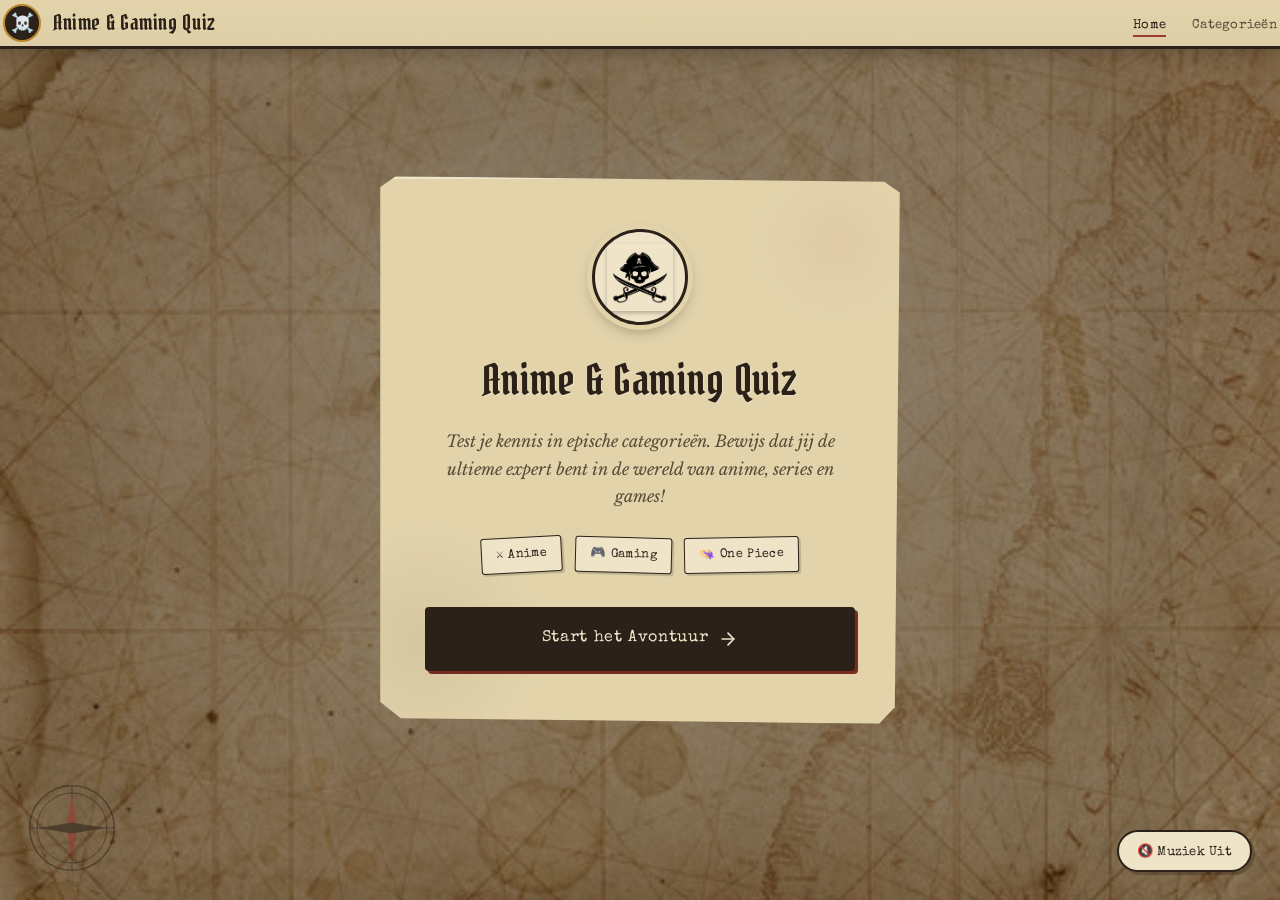
<file: index.html>
<!DOCTYPE html>
<html lang="nl">
<head>
    <meta charset="UTF-8">
    <meta name="viewport" content="width=device-width, initial-scale=1.0">
    <title>Anime & Gaming Quiz — Kies je Avontuur</title>
    <link rel="icon" type="image/png" href="hat.png">
    <link rel="stylesheet" href="main.css">
</head>
<body>

     <nav class="site-nav">
        <a href="index.html" class="brand">
            <span class="brand-icon">☠️</span>
            <span class="brand-title">Anime & Gaming Quiz</span>
        </a>
        <ul class="nav-links">
            <li><a href="index.html" class="active">Home</a></li>
            <li><a href="quiz.html">Categorieën</a></li>
        </ul>
    </nav>

    <svg class="compass-deco" viewBox="0 0 100 100" xmlns="http://www.w3.org/2000/svg">
        <circle cx="50" cy="50" r="46" fill="none" stroke="#2b2118" stroke-width="1.5"/>
        <circle cx="50" cy="50" r="38" fill="none" stroke="#2b2118" stroke-width="1"/>
        <g stroke="#2b2118" stroke-width="1">
            <line x1="50" y1="4" x2="50" y2="96"/>
            <line x1="4" y1="50" x2="96" y2="50"/>
        </g>
        <polygon points="50,14 56,50 50,86 44,50" fill="#9b3a2e"/>
        <polygon points="14,50 50,44 86,50 50,56" fill="#2b2118"/>
    </svg>


    <div class="welcome-container">
        <div class="logo-circle">
            <img src="pirate.jpg" alt="Strohoed">
        </div>

        <h1 class="welcome-title">Anime & Gaming Quiz</h1>
        <p class="welcome-text">
            Test je kennis in epische categorieën. Bewijs dat jij de ultieme expert bent in de wereld van anime, series en games!
        </p>

        <div class="badges-container">
            <span class="badge">⚔️ Anime</span>
            <span class="badge">🎮 Gaming</span>
            <span class="badge">👒 One Piece</span>
        </div>

        <a href="quiz.html" class="start-btn">
            Start het Avontuur
            <svg class="arrow-icon" width="20" height="20" viewBox="0 0 24 24" fill="none" stroke="currentColor" stroke-width="2" stroke-linecap="round" stroke-linejoin="round">
                <line x1="5" y1="12" x2="19" y2="12"></line>
                <polyline points="12 5 19 12 12 19"></polyline>
            </svg>
        </a>
    </div>

    <audio id="bg-music" loop>
        <source src="music.mp3" type="audio/mpeg">
    </audio>

    <button id="music-btn" class="music-toggle" onclick="toggleMusic()">
        🔇 Muziek Uit
    </button>

    <script>
        const music = document.getElementById("bg-music");
        const musicBtn = document.getElementById("music-btn");
        let isPlaying = false;

        function toggleMusic() {
            if (isPlaying) {
                music.pause();
                musicBtn.innerHTML = "🔇 Muziek Uit";
            } else {
                music.play();
                musicBtn.innerHTML = "🔊 Muziek Aan";
            }
            isPlaying = !isPlaying;
        }
    </script>
</body>
</html>
</file>
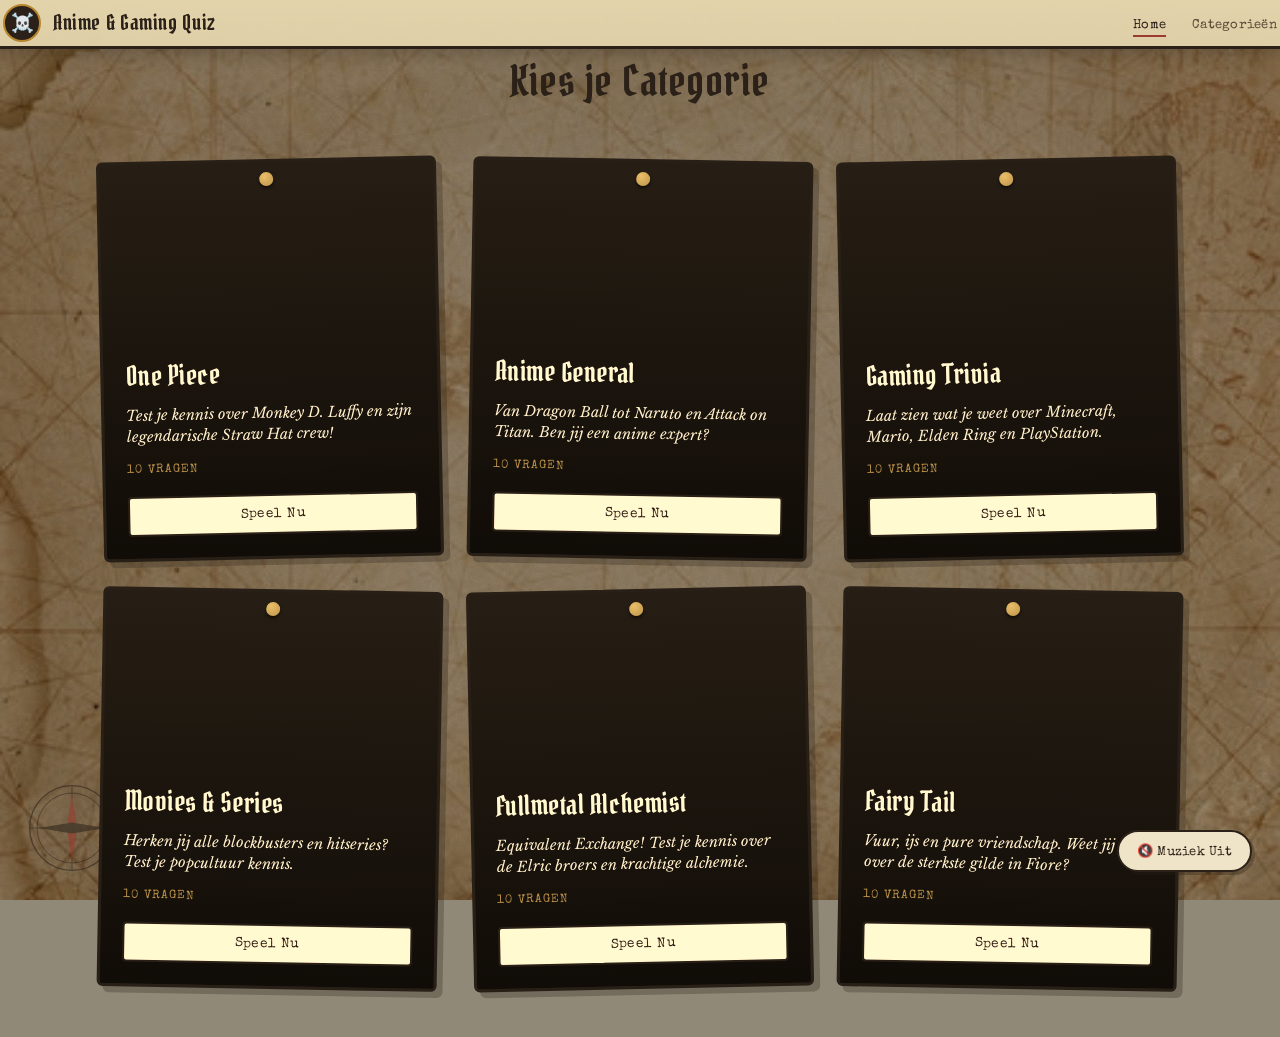
<file: quiz.html>
<!DOCTYPE html>
<html lang="nl">
<head>
    <meta charset="UTF-8">
    <meta name="viewport" content="width=device-width, initial-scale=1.0">
    <title>Kies Je Quiz</title>
    <link rel="icon" type="image/png" href="hat.png">
    <link rel="stylesheet" href="main.css">
</head>
<body>


     <nav class="site-nav">
        <a href="index.html" class="brand">
            <span class="brand-icon">☠️</span>
            <span class="brand-title">Anime & Gaming Quiz</span>
        </a>
        <ul class="nav-links">
            <li><a href="index.html" class="active">Home</a></li>
            <li><a href="quiz.html">Categorieën</a></li>
        </ul>
    </nav>

    <svg class="compass-deco" viewBox="0 0 100 100" xmlns="http://www.w3.org/2000/svg">
        <circle cx="50" cy="50" r="46" fill="none" stroke="#2b2118" stroke-width="1.5"/>
        <circle cx="50" cy="50" r="38" fill="none" stroke="#2b2118" stroke-width="1"/>
        <g stroke="#2b2118" stroke-width="1">
            <line x1="50" y1="4" x2="50" y2="96"/>
            <line x1="4" y1="50" x2="96" y2="50"/>
        </g>
        <polygon points="50,14 56,50 50,86 44,50" fill="#9b3a2e"/>
        <polygon points="14,50 50,44 86,50 50,56" fill="#2b2118"/>
    </svg>


    <div id="selector-screen" class="home-wrapper">
        <h1 class="main-title">Kies je Categorie</h1>

        <div class="card-grid">
            <div class="quiz-card bg-1">
                <div class="card-content">
                    <h2>One Piece</h2>
                    <p class="card-desc">Test je kennis over Monkey D. Luffy en zijn legendarische Straw Hat crew!</p>
                    <span class="card-counter">10 Vragen</span>
                    <button class="card-btn" onclick="startQuiz('one-piece')">Speel Nu</button>
                </div>
            </div>

            <div class="quiz-card bg-2">
                <div class="card-content">
                    <h2>Anime General</h2>
                    <p class="card-desc">Van Dragon Ball tot Naruto en Attack on Titan. Ben jij een anime expert?</p>
                    <span class="card-counter">10 Vragen</span>
                    <button class="card-btn" onclick="startQuiz('anime-general')">Speel Nu</button>
                </div>
            </div>

            <div class="quiz-card bg-3">
                <div class="card-content">
                    <h2>Gaming Trivia</h2>
                    <p class="card-desc">Laat zien wat je weet over Minecraft, Mario, Elden Ring en PlayStation.</p>
                    <span class="card-counter">10 Vragen</span>
                    <button class="card-btn" onclick="startQuiz('gaming')">Speel Nu</button>
                </div>
            </div>

            <div class="quiz-card bg-4">
                <div class="card-content">
                    <h2>Movies & Series</h2>
                    <p class="card-desc">Herken jij alle blockbusters en hitseries? Test je popcultuur kennis.</p>
                    <span class="card-counter">10 Vragen</span>
                    <button class="card-btn" onclick="startQuiz('movies')">Speel Nu</button>
                </div>
            </div>

            <div class="quiz-card bg-5">
                <div class="card-content">
                    <h2>Fullmetal Alchemist</h2>
                    <p class="card-desc">Equivalent Exchange! Test je kennis over de Elric broers en krachtige alchemie.</p>
                    <span class="card-counter">10 Vragen</span>
                    <button class="card-btn" onclick="startQuiz('fma')">Speel Nu</button>
                </div>
            </div>

            <div class="quiz-card bg-6">
                <div class="card-content">
                    <h2>Fairy Tail</h2>
                    <p class="card-desc">Vuur, ijs en pure vriendschap. Weet jij alles over de sterkste gilde in Fiore?</p>
                    <span class="card-counter">10 Vragen</span>
                    <button class="card-btn" onclick="startQuiz('fairy-tail')">Speel Nu</button>
                </div>
            </div>
        </div>
    </div>

    <div id="quiz-screen" class="quiz-container hidden">
        <div class="quiz-status-bar">
            <span id="progress-text" class="status-badge">Vraag 1/10</span>
            <span id="score-text" class="status-badge score-badge">Score: 0</span>
        </div>

        <h2 id="question-text" class="question-title">Hier komt de vraag?</h2>

        <div id="options-container" class="options-grid">
        </div>
    </div>

    <div id="results-screen" class="quiz-container hidden">
        <div class="logo-circle" style="margin: 0 auto 24px auto;">
            <img src="hat.png" alt="Strohoed">
        </div>
        <h1 class="welcome-title">Quiz Voltooid!</h1>
        <p id="final-score-text" class="welcome-text" style="font-style: normal; font-size: 1.2rem; font-weight: 700; color: var(--ink);">
            Je scoorde 0 van de 10
        </p>

        <button onclick="resetGame()" class="start-btn" style="margin-top: 20px;">
            Terug naar Menu
            <svg class="arrow-icon" width="20" height="20" viewBox="0 0 24 24" fill="none" stroke="currentColor" stroke-width="2" stroke-linecap="round" stroke-linejoin="round">
                <line x1="19" y1="12" x2="5" y2="12"></line>
                <polyline points="12 19 5 12 12 5"></polyline>
            </svg>
        </button>
    </div>

    <audio id="bg-music" loop>
        <source src="music.mp3" type="audio/mpeg">
    </audio>
    <button id="music-btn" class="music-toggle" onclick="toggleMusic()">🔇 Muziek Uit</button>

    <script src="quiz.js"></script>
    <script>
        const music = document.getElementById("bg-music");
        const musicBtn = document.getElementById("music-btn");
        let isPlaying = false;
        function toggleMusic() {
            if (isPlaying) {
                music.pause();
                musicBtn.innerHTML = "🔇 Muziek Uit";
            } else {
                music.play();
                musicBtn.innerHTML = "🔊 Muziek Aan";
            }
            isPlaying = !isPlaying;
        }
    </script>
</body>
</html>
</file>
<file: main.css>
/* ==========================================================================
   SCHATKAART LOGBOEK — design tokens
   Kleur:  perkament #EDE3C7 / schaduw #C9B48C / inkt #2B2118
           lakzegel-rood #9B3A2E / oud-goud #B8862E / kompas-teal #33635C
   Type:   'Pirata One'      → logo & grote titel (piratenposter)
           'Libre Baskerville'→ leesbare tekst, vragen, koppen in kaarten
           'Special Elite'    → typemachine/gestempelde labels & knoppen
   ========================================================================== */
@import url('https://fonts.googleapis.com/css2?family=Pirata+One&family=Libre+Baskerville:ital,wght@0,400;0,700;1,400&family=Special+Elite&display=swap');

:root {
    --parchment: #efe4c8;
    --parchment-dark: #e2d3ab;
    --paper-shadow: #b9a06e;
    --ink: #2b2118;
    --ink-soft: #5a4a37;
    --wax: #9b3a2e;
    --wax-dark: #7a2c22;
    --gold: #b8862e;
    --teal: #33635c;
    --rope: #8a6a3f;
}

* {
    box-sizing: border-box;
    margin: 0;
    padding: 0;
}

/* ==========================================================================
   1. BASIS & PERKAMENT ACHTERGROND
   ========================================================================== */
body {
    font-family: 'Libre Baskerville', serif;
    color: var(--ink);
    min-height: 100vh;
    display: flex;
    justify-content: center;
    align-items: center;
    padding: 48px 20px;
    line-height: 1.6;
    position: relative;
    overflow-x: hidden;
    
    /* JOUW NIEUWE SCHATKAART ACHTERGROND */
    background-color: var(--parchment);
    background-image: url('schatkaart.jpg'); /* Zorg dat de naam precies klopt met je plaatje! */
    background-size: cover;
    background-attachment: fixed; /* Zorgt dat de kaart blijft staan als je scrolt */
    background-position: center;
    
    /* Dit maakt de achtergrond nét iets donkerder zodat je quiz-kaarten er mooi uit knallen */
    box-shadow: inset 0 0 0 1000px rgba(0, 0, 0, 0.4); 
}

.logo-circle img {
    width: 74%;
    height: 74%;
    object-fit: contain;
    /* Hiermee wordt de witte achtergrond weggefilterd */
    mix-blend-mode: multiply; 
    filter: drop-shadow(0 2px 2px rgba(0,0,0,0.25));
}

/* Papierkorrel (fijne ruis via SVG-filter i.p.v. herhaald emoji-patroon) */
body::before {
    content: "";
    position: fixed;
    inset: 0;
    background-image: url("data:image/svg+xml,%3Csvg xmlns='http://www.w3.org/2000/svg' width='120' height='120'%3E%3Cfilter id='n'%3E%3CfeTurbulence type='fractalNoise' baseFrequency='0.9' numOctaves='2' stitchTiles='stitch'/%3E%3CfeColorMatrix type='matrix' values='0 0 0 0 0.16  0 0 0 0 0.13  0 0 0 0 0.09  0 0 0 0.35 0'/%3E%3C/filter%3E%3Crect width='100%25' height='100%25' filter='url(%23n)'/%3E%3C/svg%3E");
    opacity: 0.5;
    mix-blend-mode: multiply;
    pointer-events: none;
    z-index: 0;
}

/* ==========================================================================
   2. GEDEELDE "PAPIEREN KAART" BASIS — gebruikt door alle schermen
   ========================================================================== */
.welcome-container,
.quiz-container,
.home-wrapper {
    position: relative;
    z-index: 1;
}

.welcome-container,
.quiz-container {
    background: var(--parchment-dark);
    padding: 52px 44px;
    width: 100%;
    max-width: 520px;
    text-align: center;
    position: relative;
    border: 1px solid rgba(43,33,24,0.15);
    box-shadow:
        0 2px 0 rgba(255,255,255,0.4) inset,
        0 30px 50px -20px rgba(43,33,24,0.45);
    /* licht onregelmatige, "gescheurde" hoeken i.p.v. perfecte border-radius */
    clip-path: polygon(
        0% 2%, 3% 0%, 97% 1%, 100% 3%,
        99% 97%, 96% 100%, 4% 99%, 0% 96%
    );
}

/* Verweerde vlekken op de kaart */
.welcome-container::after,
.quiz-container::after {
    content: "";
    position: absolute;
    inset: 0;
    background:
        radial-gradient(circle at 88% 12%, rgba(155,58,46,0.06) 0%, transparent 12%),
        radial-gradient(circle at 8% 85%, rgba(43,33,24,0.07) 0%, transparent 18%);
    pointer-events: none;
}

.logo-circle {
    width: 96px;
    height: 96px;
    background: var(--parchment);
    border-radius: 50%;
    display: flex;
    justify-content: center;
    align-items: center;
    margin: 0 auto 22px auto;
    border: 3px solid var(--ink);
    box-shadow: 0 0 0 5px var(--parchment-dark), 0 6px 14px rgba(43,33,24,0.35);
    transition: transform 0.35s ease;
    overflow: hidden;
}

.welcome-container:hover .logo-circle {
    transform: rotate(-8deg) scale(1.04);
}

.logo-emoji {
    font-size: 44px;
}

.logo-circle img {
    width: 74%;
    height: 74%;
    object-fit: contain;
    filter: drop-shadow(0 2px 2px rgba(0,0,0,0.25));
}

.welcome-title {
    font-family: 'Pirata One', serif;
    font-size: 2.6rem;
    font-weight: 400;
    color: var(--ink);
    margin-bottom: 14px;
    letter-spacing: 0.02em;
    text-shadow: 1px 1px 0 rgba(255,255,255,0.3);
}

.welcome-text {
    color: var(--ink-soft);
    font-size: 1.02rem;
    font-style: italic;
    line-height: 1.7;
    margin-bottom: 26px;
    padding: 0 6px;
}

/* Badges = kleine lakzegel-achtige stempels, licht scheefgezet */
.badges-container {
    display: flex;
    justify-content: center;
    gap: 12px;
    margin-bottom: 34px;
    flex-wrap: wrap;
}

.badge {
    background: var(--parchment);
    border: 1.5px solid var(--ink);
    color: var(--ink);
    padding: 7px 14px;
    border-radius: 3px;
    font-family: 'Special Elite', monospace;
    font-size: 0.78rem;
    letter-spacing: 0.03em;
    box-shadow: 2px 2px 0 rgba(43,33,24,0.18);
}
.badge:nth-child(1) { transform: rotate(-3deg); }
.badge:nth-child(2) { transform: rotate(1.5deg); }
.badge:nth-child(3) { transform: rotate(-1deg); }

/* Start-knop: gebrandmerkt houten bord i.p.v. strak SaaS-button */
.start-btn {
    display: flex;
    align-items: center;
    justify-content: center;
    gap: 10px;
    text-decoration: none;
    background: var(--ink);
    color: var(--parchment);
    font-family: 'Special Elite', monospace;
    font-size: 1rem;
    letter-spacing: 0.04em;
    padding: 17px 24px;
    border: 2px solid var(--ink);
    border-radius: 4px;
    width: 100%;
    position: relative;
    transition: transform 0.15s ease, box-shadow 0.15s ease;
    box-shadow: 3px 3px 0 var(--wax-dark);
}

.start-btn:hover {
    transform: translate(-2px, -2px);
    box-shadow: 5px 5px 0 var(--wax-dark);
}

.start-btn:active {
    transform: translate(1px, 1px);
    box-shadow: 1px 1px 0 var(--wax-dark);
}

.arrow-icon {
    transition: transform 0.2s ease;
}

.start-btn:hover .arrow-icon {
    transform: translateX(5px);
}

/* ==========================================================================
   3. QUIZ SELECTIESCHERM — verspreide kaartfragmenten
   ========================================================================== */
.home-wrapper {
    width: 100%;
    max-width: 1080px;
    text-align: center;
}

.main-title {
    font-family: 'Pirata One', serif;
    font-size: 2.6rem;
    font-weight: 400;
    margin-bottom: 44px;
    color: var(--ink);
    letter-spacing: 0.02em;
}

.card-grid {
    display: grid;
    grid-template-columns: repeat(auto-fit, minmax(250px, 1fr));
    gap: 30px;
    width: 100%;
}

.quiz-card {
    background-color: var(--ink);
    border: 3px solid var(--ink);
    border-radius: 6px;
    height: 400px;
    position: relative;
    overflow: hidden;
    display: flex;
    flex-direction: column;
    box-shadow: 6px 6px 0 rgba(43,33,24,0.28);
    transition: transform 0.2s ease, box-shadow 0.2s ease;
}

/* Punaise bovenaan elke kaart */
.quiz-card::before {
    content: "";
    position: absolute;
    top: 10px;
    left: 50%;
    transform: translateX(-50%);
    width: 14px;
    height: 14px;
    background: radial-gradient(circle at 35% 30%, #e2b04a, var(--gold));
    border-radius: 50%;
    box-shadow: 0 2px 3px rgba(0,0,0,0.5);
    z-index: 3;
}

.quiz-card:nth-child(odd)  { transform: rotate(-1.2deg); }
.quiz-card:nth-child(even) { transform: rotate(1deg); }

.quiz-card:hover {
    transform: translateY(-6px) rotate(0deg) scale(1.02);
    box-shadow: 9px 9px 0 rgba(43,33,24,0.32);
    z-index: 2;
}

.card-content {
    background: linear-gradient(to top, rgba(20,15,10,0.94) 0%, rgba(20,15,10,0.45) 55%, rgba(20,15,10,0.08) 100%);
    width: 100%;
    height: 100%;
    padding: 26px 22px 22px;
    display: flex;
    flex-direction: column;
    justify-content: flex-end;
    align-items: flex-start;
    text-align: left;
}

.quiz-card h2 {
    font-family: 'Pirata One', serif;
    font-size: 1.7rem;
    font-weight: 400;
    color: var(--parchment);
    margin-bottom: 8px;
    letter-spacing: 0.02em;
}

.card-desc {
    font-size: 0.9rem;
    font-style: italic;
    color: #e7dcc4;
    margin-bottom: 14px;
    line-height: 1.45;
}

.card-counter {
    font-family: 'Special Elite', monospace;
    font-size: 0.75rem;
    color: var(--gold);
    text-transform: uppercase;
    letter-spacing: 0.08em;
    margin-bottom: 16px;
}

.card-btn {
    background-color: var(--parchment);
    color: var(--ink);
    border: 2px solid var(--ink);
    border-radius: 4px;
    padding: 11px 18px;
    font-family: 'Special Elite', monospace;
    font-size: 0.85rem;
    letter-spacing: 0.03em;
    cursor: pointer;
    width: 100%;
    transition: background-color 0.2s, transform 0.15s;
}

.card-btn:hover {
    background-color: #fff8e6;
    transform: translateY(-2px);
}

/* Achtergrondafbeeldingen — verzadiging omlaag, sepia voor logboek-sfeer */
.bg-1 { background-image: url('https://images.unsplash.com/photo-1607604276583-eef5d076aa5f?w=500'); background-size: cover; background-position: center; filter: sepia(0.35) contrast(1.05); }
.bg-2 { background-image: url('https://images.unsplash.com/photo-1578632767115-351597cf2477?w=500'); background-size: cover; background-position: center; filter: sepia(0.35) contrast(1.05); }
.bg-3 { background-image: url('https://images.unsplash.com/photo-1538481199705-c710c4e965fc?w=500'); background-size: cover; background-position: center; filter: sepia(0.35) contrast(1.05); }
.bg-4 { background-image: url('https://images.unsplash.com/photo-1536440136628-849c177e76a1?w=500'); background-size: cover; background-position: center; filter: sepia(0.35) contrast(1.05); }
/* Nieuwe achtergronden voor FMA en Fairy Tail */
.bg-5 { background-image: url('https://images.unsplash.com/photo-1501139083538-0139583c060f?w=500'); background-size: cover; background-position: center; filter: sepia(0.35) contrast(1.05); } /* FMA: Vintage Zakhorloge / Alchemie vibe */
.bg-6 { background-image: url('https://images.unsplash.com/photo-1497752531616-c3afd9760a11?w=500'); background-size: cover; background-position: center; filter: sepia(0.35) contrast(1.05); } /* Fairy Tail: Vuur / Magie vibe */

/* ==========================================================================
   4. HET QUIZ SPEELSCHERM — scheepslogboek
   ========================================================================== */
.hidden { display: none !important; }

.quiz-status-bar {
    display: flex;
    justify-content: space-between;
    align-items: center;
    background: var(--parchment);
    border: 1.5px dashed var(--ink-soft);
    padding: 12px 20px;
    border-radius: 4px;
    margin-bottom: 28px;
}

.status-badge {
    font-family: 'Special Elite', monospace;
    font-size: 0.85rem;
    color: var(--ink-soft);
    letter-spacing: 0.02em;
}

.score-badge {
    color: var(--teal);
}

.question-title {
    font-family: 'Libre Baskerville', serif;
    font-weight: 700;
    font-size: 1.35rem;
    color: var(--ink);
    margin-bottom: 30px;
    line-height: 1.5;
    text-align: left;
}

/* --- ANTWOORDEN: gestempelde reepjes, A/B/C/D gebrand als een merkteken --- */
.options-grid {
    display: flex;
    flex-direction: column;
    gap: 14px;
    counter-reset: optionCounter;
}

.option-btn {
    position: relative;
    background-color: var(--parchment);
    color: var(--ink);
    border: 2px solid var(--ink-soft);
    border-radius: 4px;
    padding: 15px 20px 15px 58px;
    text-align: left;
    font-family: 'Libre Baskerville', serif;
    font-size: 1rem;
    cursor: pointer;
    transition: all 0.15s ease;
    display: flex;
    align-items: center;
}

.option-btn::before {
    counter-increment: optionCounter;
    content: counter(optionCounter, upper-alpha);
    position: absolute;
    left: 12px;
    background: transparent;
    color: var(--ink);
    border: 2px solid var(--ink);
    width: 30px;
    height: 30px;
    border-radius: 50%;
    display: flex;
    justify-content: center;
    align-items: center;
    font-family: 'Special Elite', monospace;
    font-size: 0.85rem;
    transform: rotate(-4deg);
    transition: all 0.15s ease;
}

.option-btn:hover {
    border-color: var(--ink);
    background-color: #fff8e6;
    transform: translateX(3px);
}

.option-btn:hover::before {
    background: var(--ink);
    color: var(--parchment);
    transform: rotate(0deg);
}

.option-btn:disabled {
    cursor: default;
}

.option-btn.correct {
    background-color: #dfe9d8;
    border-color: var(--teal);
    color: var(--teal);
}
.option-btn.correct::before {
    background: var(--teal);
    border-color: var(--teal);
    color: var(--parchment);
    content: "✓";
}

.option-btn.wrong {
    background-color: #f1dcd7;
    border-color: var(--wax);
    color: var(--wax-dark);
}
.option-btn.wrong::before {
    background: var(--wax);
    border-color: var(--wax);
    color: var(--parchment);
    content: "✕";
}

/* ==========================================================================
   5. RESULTATENSCHERM
   ========================================================================== */
#results-screen .logo-circle {
    border-color: var(--gold);
}

/* ==========================================================================
   6. ZWEVENDE MUZIEK KNOP — kompasje in de hoek
   ========================================================================== */
.music-toggle {
    position: fixed;
    bottom: 28px;
    right: 28px;
    background: var(--parchment);
    border: 2px solid var(--ink);
    color: var(--ink);
    padding: 11px 18px;
    border-radius: 30px;
    font-family: 'Special Elite', monospace;
    font-size: 0.82rem;
    letter-spacing: 0.02em;
    cursor: pointer;
    box-shadow: 3px 3px 0 rgba(43,33,24,0.3);
    transition: all 0.15s ease;
    z-index: 1000;
    display: flex;
    align-items: center;
    gap: 8px;
}

.music-toggle:hover {
    transform: translate(-2px, -2px);
    box-shadow: 5px 5px 0 rgba(43,33,24,0.3);
}

/* ==========================================================================
   7. RESPONSIVE
   ========================================================================== */
@media (max-width: 480px) {
    .welcome-container, .quiz-container { padding: 38px 24px; }
    .welcome-title, .main-title { font-size: 2.1rem; }
    .quiz-card { height: 340px; }
}

/* Respecteer 'verminderde beweging'-voorkeur van de gebruiker */
@media (prefers-reduced-motion: reduce) {
    *, *::before, *::after {
        transition-duration: 0.001ms !important;
        animation-duration: 0.001ms !important;
    }
}

/* Kompasroos in de hoek, als kaartdecoratie */
.compass-deco {
    position: fixed;
    bottom: 26px;
    left: 26px;
    width: 92px;
    height: 92px;
    opacity: 0.55;
    pointer-events: none;
    z-index: 0;
}

/* ==========================================================================
   1b. NAVIGATIEBALK — bovenaan elke pagina
   ========================================================================== */
.site-nav {
    position: fixed;
    top: 0;
    left: 0;
    right: 0;
    z-index: 50;
    display: flex;
    align-items: center;
    justify-content: space-between;
    padding: 4px 3px;
    background: linear-gradient(180deg, var(--parchment-dark) 0%, rgba(226,211,171,0.96) 100%);
    border-bottom: 3px solid var(--ink);
    box-shadow: 0 6px 14px rgba(43,33,24,0.25);
}

.site-nav .brand {
    display: flex;
    align-items: center;
    gap: 12px;
    text-decoration: none;
    color: var(--ink);
}

.site-nav .brand-icon {
    width: 38px;
    height: 38px;
    border-radius: 50%;
    background: var(--ink);
    display: flex;
    align-items: center;
    justify-content: center;
    font-size: 1.15rem;
    border: 2px solid var(--gold);
    flex-shrink: 0;
}

.site-nav .brand-title {
    font-family: 'Pirata One', serif;
    font-size: 1.3rem;
    letter-spacing: 0.03em;
}

.site-nav .nav-links {
    display: flex;
    align-items: center;
    gap: 26px;
    list-style: none;
}

.site-nav .nav-links a {
    font-family: 'Special Elite', monospace;
    font-size: 0.82rem;
    letter-spacing: 0.02em;
    color: var(--ink-soft);
    text-decoration: none;
    padding-bottom: 3px;
    border-bottom: 2px solid transparent;
    transition: color 0.15s ease, border-color 0.15s ease;
}

.site-nav .nav-links a:hover,
.site-nav .nav-links a.active {
    color: var(--ink);
    border-color: var(--wax);
}

@media (max-width: 640px) {
    .site-nav { padding: 12px 10px; }
    .site-nav .brand-title { font-size: 1rem; }
    .site-nav .nav-links { gap: 14px; }
    .site-nav .nav-links a { font-size: 0.72rem; }
    body { padding-top: 92px; }
}
</file>
